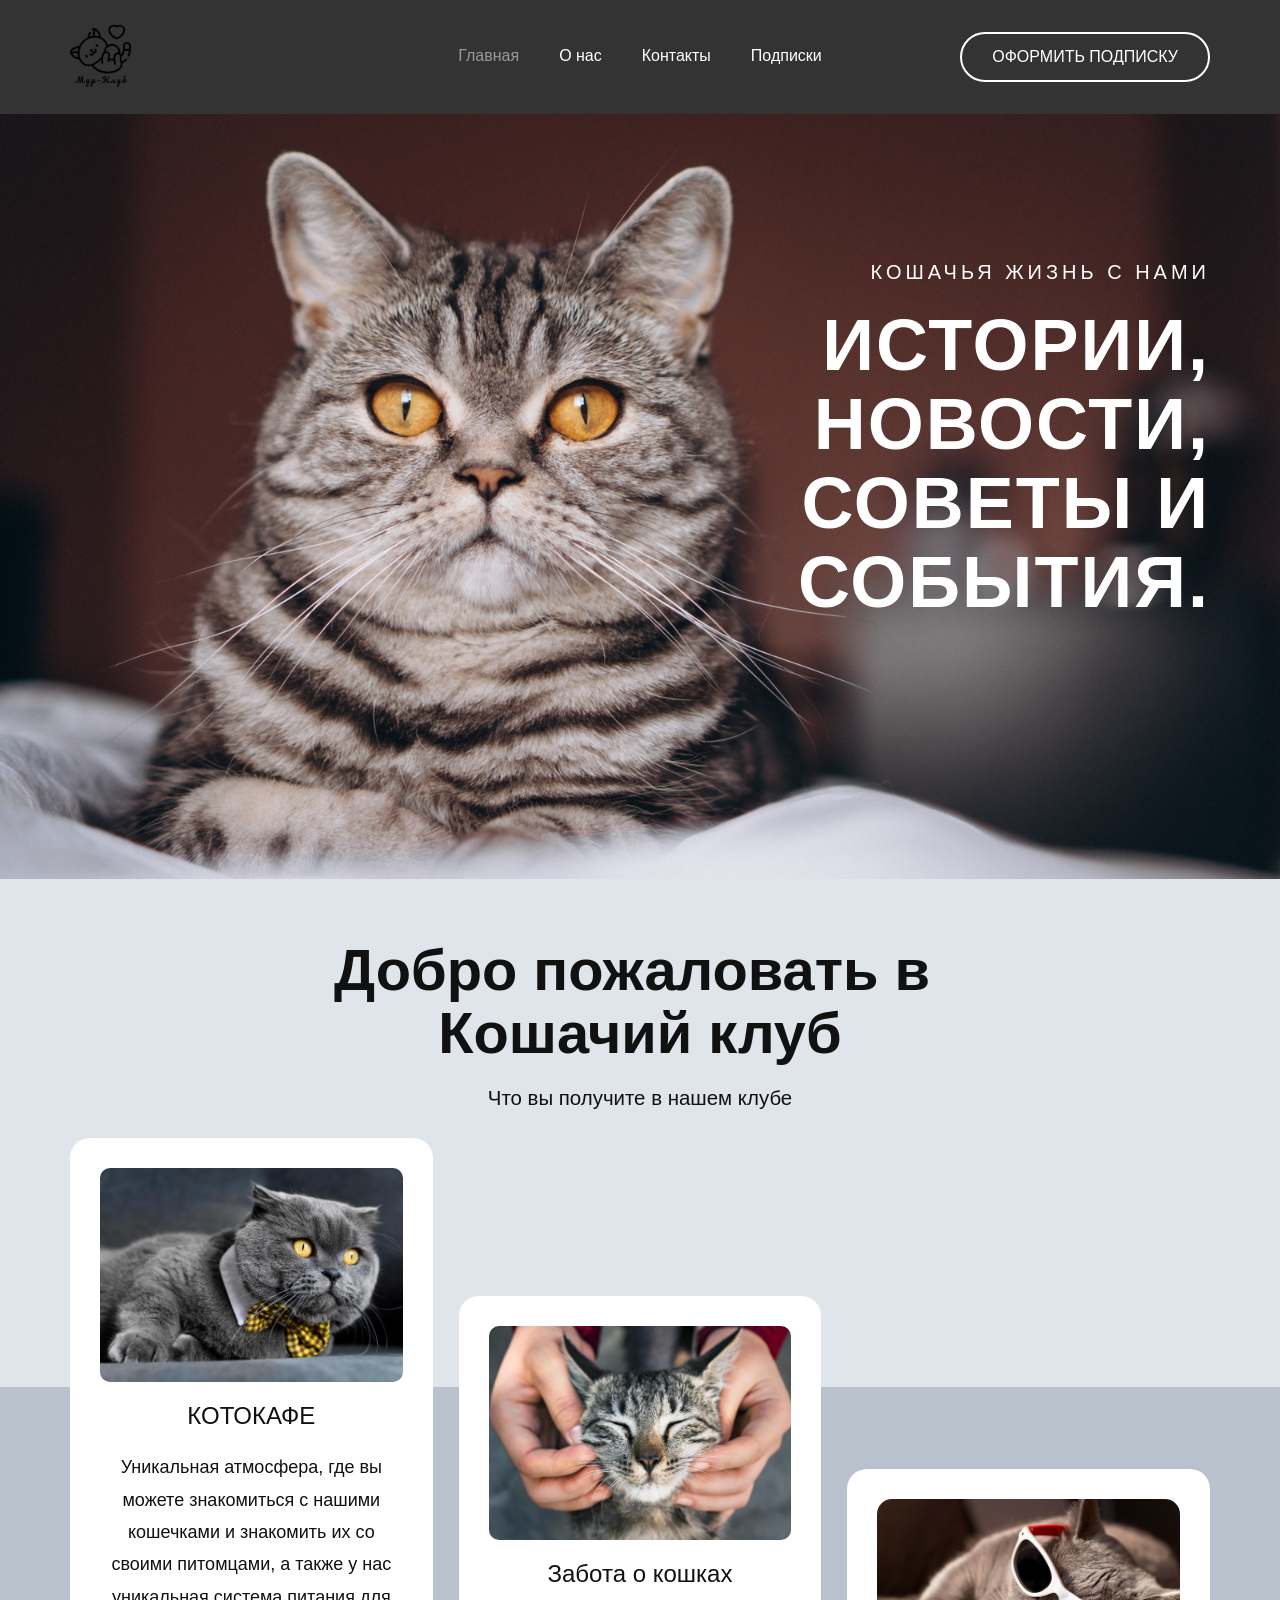
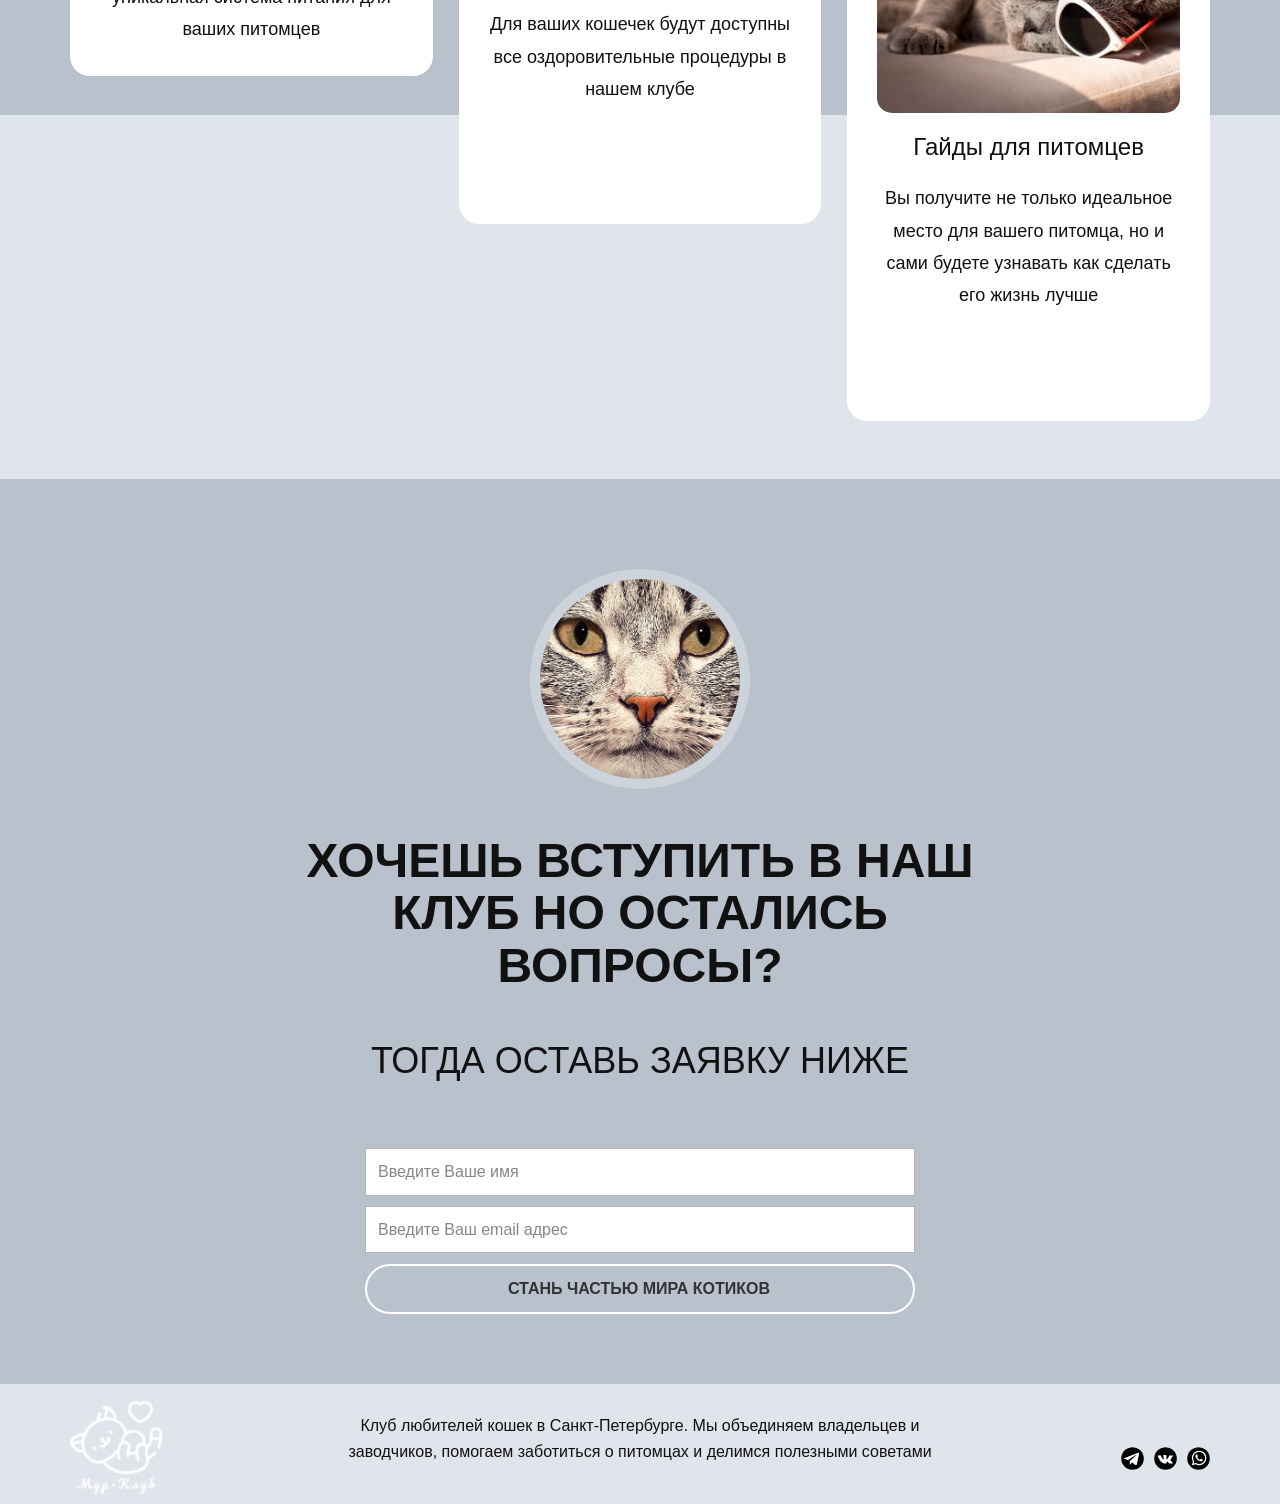
<file: index.html>
<!DOCTYPE html>
<html style="font-size: 16px;" lang="ru">
  <head>
    <meta charset="utf-8">
    <title>Главная страница</title>
    <link rel="stylesheet" href="style/style.css" media="screen">
<link rel="stylesheet" href="style/styleindex.css" media="screen">
    <script class="u-script" src="js/jquery.js" defer=""></script>
    <script class="u-script" src="js/main.js" defer=""></script>
  </head>
  <body data-home-page="index.html" data-home-page-title="Главная страница" class="u-body u-xl-mode">
<header class="u-clearfix u-header" id="sec-2f8a"><div class="u-clearfix u-sheet u-sheet-1">
        <a href="#" class="u-image u-logo u-image-1" data-image-width="144" data-image-height="150">
          <img src="img/логокотик1.png" class="u-logo-image u-logo-image-1" alt="логокотик">
        </a>
        <nav class="u-menu u-menu-one-level u-offcanvas u-menu-1" aria-label="Menu navigation">
          <div class="menu-collapse" style="font-size: 1rem; letter-spacing: 0px;">
            <a class="u-block-db0f-23 u-button-style u-custom-left-right-menu-spacing u-custom-padding-bottom u-custom-text-active-color u-custom-text-hover-color u-custom-top-bottom-menu-spacing u-hamburger-link u-nav-link u-text-active-palette-1-base u-text-hover-palette-2-base" href="#" tabindex="-1" aria-label="Open menu" aria-controls="a94c">
              <svg class="u-svg-link" viewBox="0 0 24 24"><use xmlns:xlink="http://www.w3.org/1999/xlink" xlink:href="#menu-hamburger"></use></svg>
              <svg class="u-svg-content" version="1.1" id="menu-hamburger" viewBox="0 0 16 16" x="0px" y="0px" xmlns:xlink="http://www.w3.org/1999/xlink" xmlns="http://www.w3.org/2000/svg"><g><rect y="1" width="16" height="2"></rect><rect y="7" width="16" height="2"></rect><rect y="13" width="16" height="2"></rect>
</g></svg>
            </a>
          </div>
          <div class="u-custom-menu u-nav-container">
            <ul class="u-nav u-unstyled u-nav-1" role="menubar"><li class="u-nav-item"><a class="u-button-style u-nav-link u-text-active-grey-40 u-text-hover-grey-50" href="index.html">Главная</a>
</li><li class="u-nav-item"><a class="u-button-style u-nav-link u-text-active-grey-40 u-text-hover-grey-50" href="about.html">О нас</a>
</li><li class="u-nav-item"><a class="u-button-style u-nav-link u-text-active-grey-40 u-text-hover-grey-50">Контакты</a>
</li><li class="u-nav-item"><a class="u-button-style u-nav-link u-text-active-grey-40 u-text-hover-grey-50" href="sub.html">Подписки</a>
</li></ul>
          </div>
          <div class="u-custom-menu u-nav-container-collapse" id="a94c" role="region" aria-label="Menu panel">
            <div class="u-black u-container-style u-inner-container-layout u-opacity u-opacity-95 u-sidenav">
              <div class="u-inner-container-layout u-sidenav-overflow">
                <div class="u-menu-close" tabindex="-1"></div>
                <ul class="u-align-center u-nav u-popupmenu-items u-unstyled u-nav-2"><li class="u-nav-item"><a class="u-button-style u-nav-link" href="index.html">Главная</a>
</li><li class="u-nav-item"><a class="u-button-style u-nav-link" href="about.html">О нас</a>
</li><li class="u-nav-item"><a class="u-button-style u-nav-link">Контакты</a>
</li><li class="u-nav-item"><a class="u-button-style u-nav-link" href="sub.html">Подписки</a>
</li></ul>
              </div>
            </div>
            <div class="u-black u-menu-overlay u-opacity u-opacity-70"></div>
          </div>
        </nav>
        <a data-page-id="67157278" class="u-btn u-button-style u-btn-1">Оформить подписку</a>
      </div>
</header>
    <section class="u-align-right u-clearfix u-image u-section-1" id="carousel_31de" data-image-width="3500" data-image-height="2326">
      <div class="u-clearfix u-sheet u-sheet-1">
        <h5 class="u-text u-text-body-alt-color u-text-1">Кошачья жизнь с нами</h5>
        <h1 class="u-text u-text-body-alt-color u-text-2"> Истории, новости, советы и события.</h1>
      </div>
    </section>
    <section class="u-align-center u-clearfix u-container-align-center u-custom-color-4 u-section-2" id="carousel_dcf7">
      <h2 class="u-align-center u-text u-text-default-lg u-text-default-xl u-text-1">Добро пожаловать в&nbsp;<br>Кошачий клуб
      </h2>
      <p class="u-align-center u-text u-text-2">Что вы получите в нашем клубе</p>
      <div class="u-expanded-width u-palette-5-base u-shape u-shape-rectangle u-shape-1"></div>
      <div class="u-clearfix u-gutter-26 u-layout-wrap u-layout-wrap-1">
        <div class="u-gutter-0 u-layout">
          <div class="u-layout-row">
            <div class="u-size-20 u-size-30-md">
              <div class="u-layout-col">
                <div class="u-align-center u-container-style u-layout-cell u-radius-20 u-shape-round u-size-30 u-white u-layout-cell-1">
                  <div class="u-container-layout u-container-layout-1">
                    <img class="u-expanded-width u-image u-image-round u-radius-10 u-image-1" src="img/котиквбанте.jpg" alt="Котиквбанте" data-image-width="1380" data-image-height="915">
                    <h3 class="u-text u-text-default u-text-3">Котокафе</h3>
                    <p class="u-text u-text-4">Уникальная атмосфера, где вы можете знакомиться с нашими кошечками и знакомить их со своими питомцами, а также у нас уникальная система питания для ваших питомцев</p>
                  </div>
                </div>
                <div class="u-container-style u-hidden-sm u-hidden-xs u-layout-cell u-size-30 u-layout-cell-2">
                  <div class="u-container-layout u-container-layout-2"></div>
                </div>
              </div>
            </div>
            <div class="u-size-20 u-size-30-md">
              <div class="u-layout-col">
                <div class="u-container-style u-hidden-sm u-hidden-xs u-layout-cell u-size-20 u-layout-cell-3">
                  <div class="u-container-layout u-container-layout-3"></div>
                </div>
                <div class="u-align-center u-container-style u-layout-cell u-radius-20 u-shape-round u-size-20 u-white u-layout-cell-4">
                  <div class="u-container-layout u-container-layout-4">
                    <img class="u-expanded-width u-image u-image-round u-radius-10 u-image-2" src="img/котиквруках.jpg" alt="КотикВРуках" data-image-width="1380" data-image-height="915">
                    <h4 class="u-text u-text-default u-text-5">Забота о кошках</h4>
                    <p class="u-text u-text-6">Для ваших кошечек будут доступны все оздоровительные процедуры в нашем клубе</p>
                  </div>
                </div>
                <div class="u-container-style u-hidden-md u-hidden-sm u-hidden-xs u-layout-cell u-size-20 u-layout-cell-5">
                  <div class="u-container-layout u-container-layout-5"></div>
                </div>
              </div>
            </div>
            <div class="u-size-20 u-size-60-md">
              <div class="u-layout-col">
                <div class="u-container-style u-hidden-md u-hidden-sm u-hidden-xs u-layout-cell u-size-30 u-layout-cell-6">
                  <div class="u-container-layout u-container-layout-6"></div>
                </div>
                <div class="u-align-center u-container-style u-layout-cell u-radius-20 u-shape-round u-size-30 u-white u-layout-cell-7">
                  <div class="u-container-layout u-container-layout-7">
                    <img class="u-expanded-width u-image u-image-round u-radius-15 u-image-3" src="img/котиквочках.jpg" alt="КотикВОчках" data-image-width="1380" data-image-height="918">
                    <h4 class="u-text u-text-default u-text-7">Гайды для питомцев</h4>
                    <p class="u-text u-text-8">Вы получите не только идеальное место для вашего питомца, но и сами будете узнавать как сделать его жизнь лучше</p>
                  </div>
                </div>
              </div>
            </div>
          </div>
        </div>
      </div>
    </section>
    <section class="u-align-center u-clearfix u-container-align-center u-palette-5-base u-section-3" id="carousel_7327">
      <div class="u-clearfix u-sheet u-sheet-1">
        <div class="u-border-10 u-border-palette-5-light-1 u-image u-image-circle u-image-1" data-image-width="600" data-image-height="437"></div>
        <h2 class="u-align-center u-text u-text-1">Хочешь вступить в наш клуб но остались вопросы?</h2>
        <h3 class="u-align-center u-text u-text-2">Тогда оставь заявку ниже</h3>
        <div class="u-form u-form-1">
          <form action="#" method="POST" class="u-clearfix u-form-spacing-10 u-form-vertical u-inner-form" name="form-1" style="padding: 10px;">
            <div class="u-form-group u-form-name">
              <label for="name-21a1" class="u-form-control-hidden u-label"></label>
              <input type="text" placeholder="Введите Ваше имя" id="name-21a1" name="name" class="u-border-1 u-border-grey-30 u-input u-input-rectangle u-white" required="">
            </div>
            <div class="u-form-email u-form-group">
              <label for="email-21a1" class="u-form-control-hidden u-label"></label>
              <input type="email" placeholder="Введите Ваш email адрес" id="email-21a1" name="email" class="u-border-1 u-border-grey-30 u-input u-input-rectangle u-white" required="">
            </div>
            <div class="u-align-center u-form-group u-form-submit">
              <a href="#" class="u-btn u-btn-submit u-button-style u-text-custom-color-1 u-btn-1">Стань частью мира котиков</a>
              <input type="submit" value="submit" class="u-form-control-hidden">
            </div>
            <div class="u-form-send-message u-form-send-success"> Спасибо! Ваше сообщение отправлено. </div>
            <div class="u-form-send-error u-form-send-message"> Отправка не удалась. Пожалуйста, исправьте ошибки и попробуйте еще раз. </div>
            <input type="hidden" value="" name="recaptchaResponse">
          </form>
        </div>
      </div>
    </section>
    
    
    <footer class="u-align-center-md u-align-center-sm u-align-center-xs u-clearfix u-custom-color-4 u-footer" id="sec-3d1c"><div class="u-clearfix u-sheet u-sheet-1">
        <a class="u-image u-logo u-image-1" data-image-width="144" data-image-height="150">
          <img src="img/логокотик2.png" class="u-logo-image u-logo-image-1" alt="Логокотик2">
        </a>
        <div class="u-align-left u-social-icons u-spacing-10 u-social-icons-1">
          <a class="u-social-url" target="_blank" title="Telegram" href=""><span class="u-icon u-social-icon u-social-telegram u-text-black u-icon-1"><svg class="u-svg-link" preserveAspectRatio="xMidYMin slice" viewBox="0 0 112 112" style=""><use xmlns:xlink="http://www.w3.org/1999/xlink" xlink:href="#svg-b026"></use></svg><svg class="u-svg-content" viewBox="0 0 112 112" x="0" y="0" id="svg-b026"><circle fill="currentColor" cx="56.1" cy="56.1" r="55"></circle><path fill="#FFFFFF" d="M18.4,53.2l64.7-24.9c3-1.1,5.6,0.7,4.7,5.3l0,0l-11,51.8c-0.8,3.7-3,4.6-6.1,2.8L53.9,75.8l-8.1,7.8
	c-0.9,0.9-1.7,1.6-3.4,1.6l1.2-17l31.1-28c1.4-1.2-0.3-1.9-2.1-0.7L34.2,63.7l-16.6-5.2C14,57.4,14,54.9,18.4,53.2L18.4,53.2z"></path></svg></span>
          </a>
          <a class="u-social-url" target="_blank" title="VK" href=""><span class="u-icon u-social-icon u-social-vk u-text-black u-icon-2"><svg class="u-svg-link" preserveAspectRatio="xMidYMin slice" viewBox="0 0 112 112" style=""><use xmlns:xlink="http://www.w3.org/1999/xlink" xlink:href="#svg-9268"></use></svg><svg class="u-svg-content" viewBox="0 0 112 112" x="0" y="0" id="svg-9268"><circle fill="currentColor" class="st0" cx="56.1" cy="56.1" r="55"></circle><path fill="#FFFFFF" d="M88.2,80.7l-9.8,0.1c0,0-2.1,0.4-4.9-1.5c-3.7-2.5-7.2-9.1-9.9-8.2C60.9,72,61,77.9,61,77.9s0,1.3-0.6,1.9
            c-0.7,0.7-2,0.9-2,0.9H54c0,0-9.7,0.6-18.3-8.3c-9.3-9.7-17.6-29-17.6-29s-0.5-1.3,0-1.9c0.6-0.7,2.2-0.7,2.2-0.7l10.5-0.1
            c0,0,1,0.2,1.7,0.7c0.6,0.4,0.9,1.2,0.9,1.2s1.7,4.3,4,8.2c4.4,7.6,6.4,9.3,7.9,8.4c2.2-1.2,1.5-10.7,1.5-10.7s0-3.5-1.1-5
            c-0.9-1.2-2.5-1.5-3.3-1.6c-0.6-0.1,0.4-1.5,1.6-2.1c1.9-0.9,5.2-1,9.2-0.9c3.1,0,4,0.2,5.2,0.5c3.6,0.9,2.4,4.3,2.4,12.4
            c0,2.6-0.5,6.3,1.4,7.5c0.8,0.5,2.8,0.1,7.7-8.3c2.3-4,4.1-8.6,4.1-8.6s0.4-0.8,1-1.2s1.4-0.3,1.4-0.3l11.1-0.1c0,0,3.3-0.4,3.9,1.1
            c0.6,1.6-1.2,5.3-5.8,11.3c-7.4,9.9-8.3,9-2.1,14.7c5.9,5.5,7.1,8.1,7.3,8.5C93.4,80.4,88.2,80.7,88.2,80.7z"></path></svg></span>
          </a>
          <a class="u-social-url" target="_blank" title="Whatsapp" href=""><span class="u-icon u-social-icon u-social-whatsapp u-text-black u-icon-3"><svg class="u-svg-link" preserveAspectRatio="xMidYMin slice" viewBox="0 0 112 112" style=""><use xmlns:xlink="http://www.w3.org/1999/xlink" xlink:href="#svg-5096"></use></svg><svg class="u-svg-content" viewBox="0 0 112 112" x="0" y="0" id="svg-5096"><circle fill="currentColor" cx="56.1" cy="56.1" r="55"></circle><path fill="#FFFFFF" d="M83.8,28.3C77.2,21.7,68.4,18,59,18c-19.3,0-35.1,15.7-35.1,35.1c0,6.2,1.6,12.2,4.7,17.5l-5,18.2L42.2,84
	c5.1,2.8,10.9,4.3,16.8,4.3h0l0,0c19.3,0,35.1-15.7,35.1-35.1C94.1,43.8,90.5,35,83.8,28.3 M59,82.3L59,82.3
	c-5.2,0-10.4-1.4-14.9-4.1l-1.1-0.6l-11,2.9L35,69.8l-0.7-1.1c-2.9-4.6-4.5-10-4.5-15.5C29.8,37,42.9,24,59,24
	c7.8,0,15.1,3,20.6,8.6c5.5,5.5,8.5,12.8,8.5,20.6C88.2,69.2,75.1,82.3,59,82.3 M75,60.5c-0.9-0.4-5.2-2.6-6-2.9
	c-0.8-0.3-1.4-0.4-2,0.4s-2.3,2.9-2.8,3.4c-0.5,0.6-1,0.7-1.9,0.2c-0.9-0.4-3.7-1.4-7.1-4.4c-2.6-2.3-4.4-5.2-4.9-6.1
	c-0.5-0.9-0.1-1.4,0.4-1.8c0.4-0.4,0.9-1,1.3-1.5c0.4-0.5,0.6-0.9,0.9-1.5c0.3-0.6,0.1-1.1-0.1-1.5c-0.2-0.4-2-4.8-2.7-6.5
	c-0.7-1.7-1.4-1.5-2-1.5c-0.5,0-1.1,0-1.7,0c-0.6,0-1.5,0.2-2.3,1.1c-0.8,0.9-3.1,3-3.1,7.3c0,4.3,3.1,8.5,3.6,9.1
	c0.4,0.6,6.2,9.4,15,13.2c2.1,0.9,3.7,1.4,5,1.8c2.1,0.7,4,0.6,5.5,0.3c1.7-0.3,5.2-2.1,5.9-4.2c0.7-2,0.7-3.8,0.5-4.2
	C76.5,61.1,75.9,60.9,75,60.5"></path></svg></span>
          </a>
        </div>
        <p class="u-align-center-lg u-align-center-md u-align-center-xl u-custom-font u-font-montserrat u-text u-text-1">Клуб любителей кошек в Санкт-Петербурге. Мы объединяем владельцев и заводчиков, помогаем заботиться о питомцах и делимся полезными советами</p>
      </div></footer>
  </body>
</html>
</file>
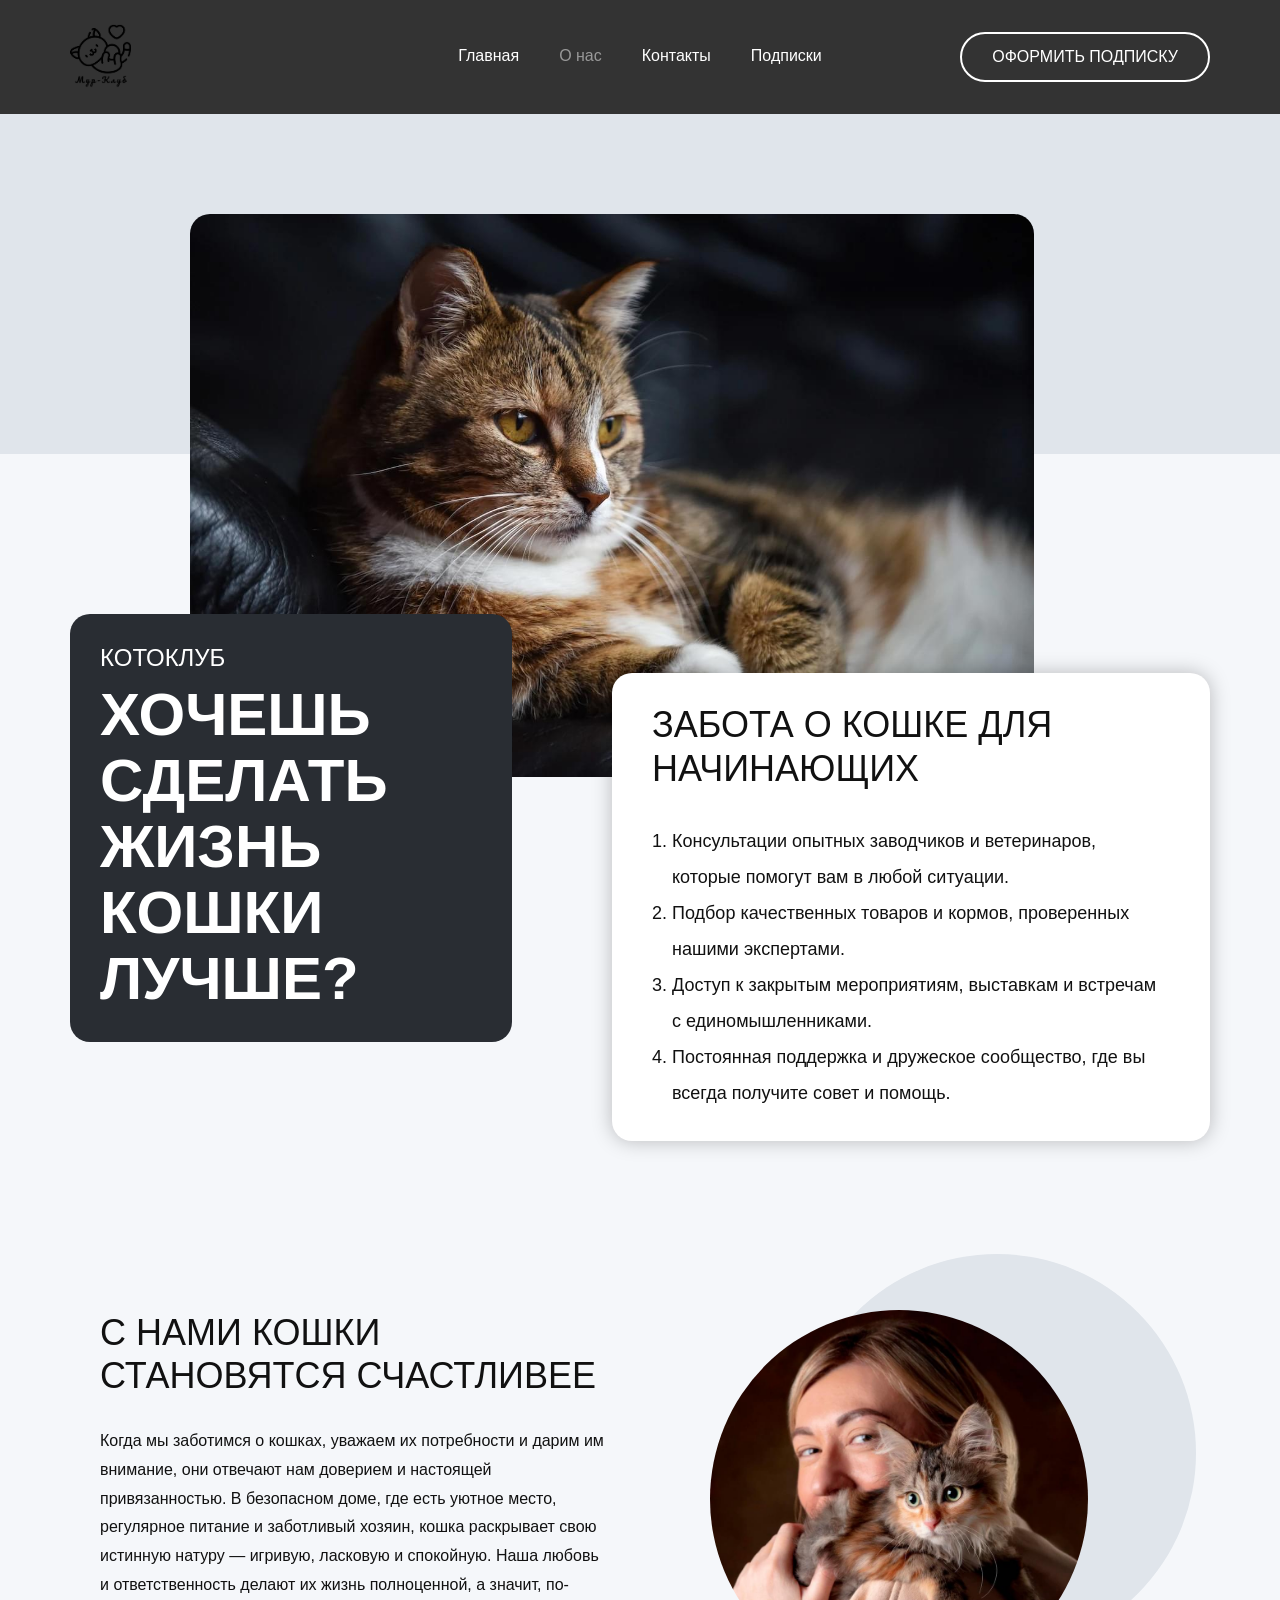
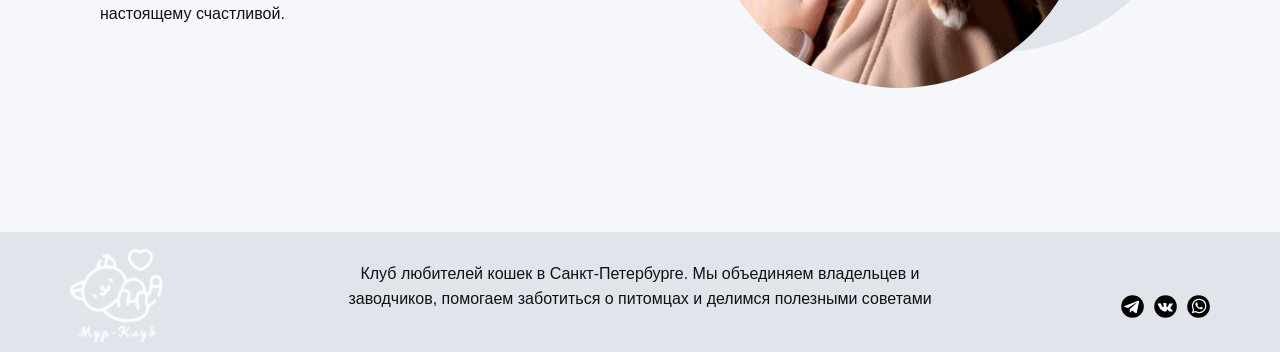
<file: about.html>
<!DOCTYPE html>
<html style="font-size: 16px;" lang="ru">
  <head>
    <meta charset="utf-8">
    <title>О нас</title>
    <link rel="stylesheet" href="style/style.css" media="screen">
<link rel="stylesheet" href="style/styleabout.css" media="screen">
    <script class="u-script" src="js/jquery.js" defer=""></script>
    <script class="u-script" src="js/main.js" defer=""></script>
   </head>
  <body class="u-body">
<header class="u-clearfix u-header" id="sec-2f8a"><div class="u-clearfix u-sheet u-sheet-1">
        <a href="#" class="u-image u-logo u-image-1" data-image-width="144" data-image-height="150">
          <img src="img/логокотик1.png" class="u-logo-image u-logo-image-1" alt="логокотик">
        </a>
        <nav class="u-menu u-menu-one-level u-offcanvas u-menu-1" aria-label="Menu navigation">
          <div class="menu-collapse" style="font-size: 1rem; letter-spacing: 0px;">
            <a class="u-block-db0f-23 u-button-style u-custom-left-right-menu-spacing u-custom-padding-bottom u-custom-text-active-color u-custom-text-hover-color u-custom-top-bottom-menu-spacing u-hamburger-link u-nav-link u-text-active-palette-1-base u-text-hover-palette-2-base" href="#" tabindex="-1" aria-label="Open menu" aria-controls="a94c">
              <svg class="u-svg-link" viewBox="0 0 24 24"><use xmlns:xlink="http://www.w3.org/1999/xlink" xlink:href="#menu-hamburger"></use></svg>
              <svg class="u-svg-content" version="1.1" id="menu-hamburger" viewBox="0 0 16 16" x="0px" y="0px" xmlns:xlink="http://www.w3.org/1999/xlink" xmlns="http://www.w3.org/2000/svg"><g><rect y="1" width="16" height="2"></rect><rect y="7" width="16" height="2"></rect><rect y="13" width="16" height="2"></rect>
</g></svg>
            </a>
          </div>
          <div class="u-custom-menu u-nav-container">
            <ul class="u-nav u-unstyled u-nav-1" role="menubar"><li class="u-nav-item"><a class="u-button-style u-nav-link u-text-active-grey-40 u-text-hover-grey-50" href="index.html">Главная</a>
</li><li class="u-nav-item"><a class="u-button-style u-nav-link u-text-active-grey-40 u-text-hover-grey-50" href="about.html">О нас</a>
</li><li class="u-nav-item"><a class="u-button-style u-nav-link u-text-active-grey-40 u-text-hover-grey-50">Контакты</a>
</li><li class="u-nav-item"><a class="u-button-style u-nav-link u-text-active-grey-40 u-text-hover-grey-50" href="sub.html">Подписки</a>
</li></ul>
          </div>
          <div class="u-custom-menu u-nav-container-collapse" id="a94c" role="region" aria-label="Menu panel">
            <div class="u-black u-container-style u-inner-container-layout u-opacity u-opacity-95 u-sidenav">
              <div class="u-inner-container-layout u-sidenav-overflow">
                <div class="u-menu-close" tabindex="-1"></div>
                <ul class="u-align-center u-nav u-popupmenu-items u-unstyled u-nav-2"><li class="u-nav-item"><a class="u-button-style u-nav-link" href="index.html">Главная</a>
</li><li class="u-nav-item"><a class="u-button-style u-nav-link" href="about.html">О нас</a>
</li><li class="u-nav-item"><a class="u-button-style u-nav-link">Контакты</a>
</li><li class="u-nav-item"><a class="u-button-style u-nav-link" href="sub.html">Подписки</a>
</li></ul>
              </div>
            </div>
            <div class="u-black u-menu-overlay u-opacity u-opacity-70"></div>
          </div>
        </nav>
        <a data-page-id="67157278" class="u-btn u-button-style u-btn-1">Оформить подписку</a>
      </div>
</header>
    <section class="u-clearfix u-palette-5-light-3 u-section-1" id="sec-86e0">
      <div class="u-expanded-width u-palette-5-light-2 u-shape u-shape-rectangle u-shape-1"></div>
      <img class="u-image u-image-round u-radius-20 u-image-1" src="img/котиклежит.jpg" alt="КотикЛежит" data-image-width="1380" data-image-height="921">
      <div class="u-align-left u-container-align-left u-container-style u-group u-palette-5-dark-3 u-radius-20 u-shape-round u-group-1">
        <div class="u-container-layout u-container-layout-1">
          <h4 class="u-align-left u-custom-font u-text u-text-default u-text-font u-text-1">Котоклуб</h4>
          <h2 class="u-align-left u-text u-text-2">Хочешь сделать жизнь кошки лучше? </h2>
        </div>
      </div>
      <div class="u-align-left u-container-align-left u-container-style u-group u-radius-20 u-shape-round u-white u-group-2">
        <div class="u-container-layout u-container-layout-2">
          <h3 class="u-align-left u-text u-text-3">Забота о кошке для начинающих</h3>
          <ol class="u-align-left u-text u-text-4">
            <li> Консультации опытных заводчиков и ветеринаров, которые помогут вам в любой ситуации.</li>
            <li>Подбор качественных товаров и кормов, проверенных нашими экспертами.</li>
            <li>Доступ к закрытым мероприятиям, выставкам и встречам с единомышленниками.</li>
            <li>Постоянная поддержка и дружеское сообщество, где вы всегда получите совет и помощь.</li>
          </ol>
        </div>
      </div>
    </section>
    <section class="u-align-center u-clearfix u-container-align-center u-palette-5-light-3 u-section-2" id="sec-33df">
      <div class="u-clearfix u-sheet u-valign-middle u-sheet-1">
        <div class="u-clearfix u-expanded-width u-layout-wrap u-layout-wrap-1">
          <div class="u-layout">
            <div class="u-layout-row">
              <div class="u-container-align-left u-container-style u-layout-cell u-left-cell u-size-30 u-layout-cell-1">
                <div class="u-container-layout u-container-layout-1">
                  <h3 class="u-align-left u-text u-text-1">С нами кошки становятся счастливее</h3>
                  <p class="u-align-left u-custom-font u-font-montserrat u-text u-text-2"> Когда мы заботимся о кошках, уважаем их потребности и дарим им внимание, они отвечают нам доверием и настоящей привязанностью. В безопасном доме, где есть уютное место, регулярное питание и заботливый хозяин, кошка раскрывает свою истинную натуру — игривую, ласковую и спокойную. Наша любовь и ответственность делают их жизнь полноценной, а значит, по-настоящему счастливой.<br>
                  </p>
                </div>
              </div>
              <div class="u-container-style u-layout-cell u-right-cell u-size-30 u-layout-cell-2">
                <div class="u-container-layout u-valign-middle-sm u-valign-middle-xs u-container-layout-2">
                  <div class="u-palette-5-light-2 u-shape u-shape-circle u-shape-1"></div>
                  <div class="u-image u-image-circle u-image-1" data-image-width="1380" data-image-height="920"></div>
                </div>
              </div>
            </div>
          </div>
        </div>
      </div>
    </section>
    
    
    <footer class="u-align-center-md u-align-center-sm u-align-center-xs u-clearfix u-custom-color-4 u-footer" id="sec-3d1c"><div class="u-clearfix u-sheet u-sheet-1">
        <a class="u-image u-logo u-image-1" data-image-width="144" data-image-height="150">
          <img src="img/логокотик2.png" class="u-logo-image u-logo-image-1" alt="Логокотик2">
        </a>
        <div class="u-align-left u-social-icons u-spacing-10 u-social-icons-1">
          <a class="u-social-url" target="_blank" title="Telegram" href=""><span class="u-icon u-social-icon u-social-telegram u-text-black u-icon-1"><svg class="u-svg-link" preserveAspectRatio="xMidYMin slice" viewBox="0 0 112 112" style=""><use xmlns:xlink="http://www.w3.org/1999/xlink" xlink:href="#svg-b026"></use></svg><svg class="u-svg-content" viewBox="0 0 112 112" x="0" y="0" id="svg-b026"><circle fill="currentColor" cx="56.1" cy="56.1" r="55"></circle><path fill="#FFFFFF" d="M18.4,53.2l64.7-24.9c3-1.1,5.6,0.7,4.7,5.3l0,0l-11,51.8c-0.8,3.7-3,4.6-6.1,2.8L53.9,75.8l-8.1,7.8
	c-0.9,0.9-1.7,1.6-3.4,1.6l1.2-17l31.1-28c1.4-1.2-0.3-1.9-2.1-0.7L34.2,63.7l-16.6-5.2C14,57.4,14,54.9,18.4,53.2L18.4,53.2z"></path></svg></span>
          </a>
          <a class="u-social-url" target="_blank" title="VK" href=""><span class="u-icon u-social-icon u-social-vk u-text-black u-icon-2"><svg class="u-svg-link" preserveAspectRatio="xMidYMin slice" viewBox="0 0 112 112" style=""><use xmlns:xlink="http://www.w3.org/1999/xlink" xlink:href="#svg-9268"></use></svg><svg class="u-svg-content" viewBox="0 0 112 112" x="0" y="0" id="svg-9268"><circle fill="currentColor" class="st0" cx="56.1" cy="56.1" r="55"></circle><path fill="#FFFFFF" d="M88.2,80.7l-9.8,0.1c0,0-2.1,0.4-4.9-1.5c-3.7-2.5-7.2-9.1-9.9-8.2C60.9,72,61,77.9,61,77.9s0,1.3-0.6,1.9
            c-0.7,0.7-2,0.9-2,0.9H54c0,0-9.7,0.6-18.3-8.3c-9.3-9.7-17.6-29-17.6-29s-0.5-1.3,0-1.9c0.6-0.7,2.2-0.7,2.2-0.7l10.5-0.1
            c0,0,1,0.2,1.7,0.7c0.6,0.4,0.9,1.2,0.9,1.2s1.7,4.3,4,8.2c4.4,7.6,6.4,9.3,7.9,8.4c2.2-1.2,1.5-10.7,1.5-10.7s0-3.5-1.1-5
            c-0.9-1.2-2.5-1.5-3.3-1.6c-0.6-0.1,0.4-1.5,1.6-2.1c1.9-0.9,5.2-1,9.2-0.9c3.1,0,4,0.2,5.2,0.5c3.6,0.9,2.4,4.3,2.4,12.4
            c0,2.6-0.5,6.3,1.4,7.5c0.8,0.5,2.8,0.1,7.7-8.3c2.3-4,4.1-8.6,4.1-8.6s0.4-0.8,1-1.2s1.4-0.3,1.4-0.3l11.1-0.1c0,0,3.3-0.4,3.9,1.1
            c0.6,1.6-1.2,5.3-5.8,11.3c-7.4,9.9-8.3,9-2.1,14.7c5.9,5.5,7.1,8.1,7.3,8.5C93.4,80.4,88.2,80.7,88.2,80.7z"></path></svg></span>
          </a>
          <a class="u-social-url" target="_blank" title="Whatsapp" href=""><span class="u-icon u-social-icon u-social-whatsapp u-text-black u-icon-3"><svg class="u-svg-link" preserveAspectRatio="xMidYMin slice" viewBox="0 0 112 112" style=""><use xmlns:xlink="http://www.w3.org/1999/xlink" xlink:href="#svg-5096"></use></svg><svg class="u-svg-content" viewBox="0 0 112 112" x="0" y="0" id="svg-5096"><circle fill="currentColor" cx="56.1" cy="56.1" r="55"></circle><path fill="#FFFFFF" d="M83.8,28.3C77.2,21.7,68.4,18,59,18c-19.3,0-35.1,15.7-35.1,35.1c0,6.2,1.6,12.2,4.7,17.5l-5,18.2L42.2,84
	c5.1,2.8,10.9,4.3,16.8,4.3h0l0,0c19.3,0,35.1-15.7,35.1-35.1C94.1,43.8,90.5,35,83.8,28.3 M59,82.3L59,82.3
	c-5.2,0-10.4-1.4-14.9-4.1l-1.1-0.6l-11,2.9L35,69.8l-0.7-1.1c-2.9-4.6-4.5-10-4.5-15.5C29.8,37,42.9,24,59,24
	c7.8,0,15.1,3,20.6,8.6c5.5,5.5,8.5,12.8,8.5,20.6C88.2,69.2,75.1,82.3,59,82.3 M75,60.5c-0.9-0.4-5.2-2.6-6-2.9
	c-0.8-0.3-1.4-0.4-2,0.4s-2.3,2.9-2.8,3.4c-0.5,0.6-1,0.7-1.9,0.2c-0.9-0.4-3.7-1.4-7.1-4.4c-2.6-2.3-4.4-5.2-4.9-6.1
	c-0.5-0.9-0.1-1.4,0.4-1.8c0.4-0.4,0.9-1,1.3-1.5c0.4-0.5,0.6-0.9,0.9-1.5c0.3-0.6,0.1-1.1-0.1-1.5c-0.2-0.4-2-4.8-2.7-6.5
	c-0.7-1.7-1.4-1.5-2-1.5c-0.5,0-1.1,0-1.7,0c-0.6,0-1.5,0.2-2.3,1.1c-0.8,0.9-3.1,3-3.1,7.3c0,4.3,3.1,8.5,3.6,9.1
	c0.4,0.6,6.2,9.4,15,13.2c2.1,0.9,3.7,1.4,5,1.8c2.1,0.7,4,0.6,5.5,0.3c1.7-0.3,5.2-2.1,5.9-4.2c0.7-2,0.7-3.8,0.5-4.2
	C76.5,61.1,75.9,60.9,75,60.5"></path></svg></span>
          </a>
        </div>
        <p class="u-align-center-lg u-align-center-md u-align-center-xl u-custom-font u-font-montserrat u-text u-text-1">Клуб любителей кошек в Санкт-Петербурге. Мы объединяем владельцев и заводчиков, помогаем заботиться о питомцах и делимся полезными советами</p>
      </div></footer>
  </body>
</html>
</file>
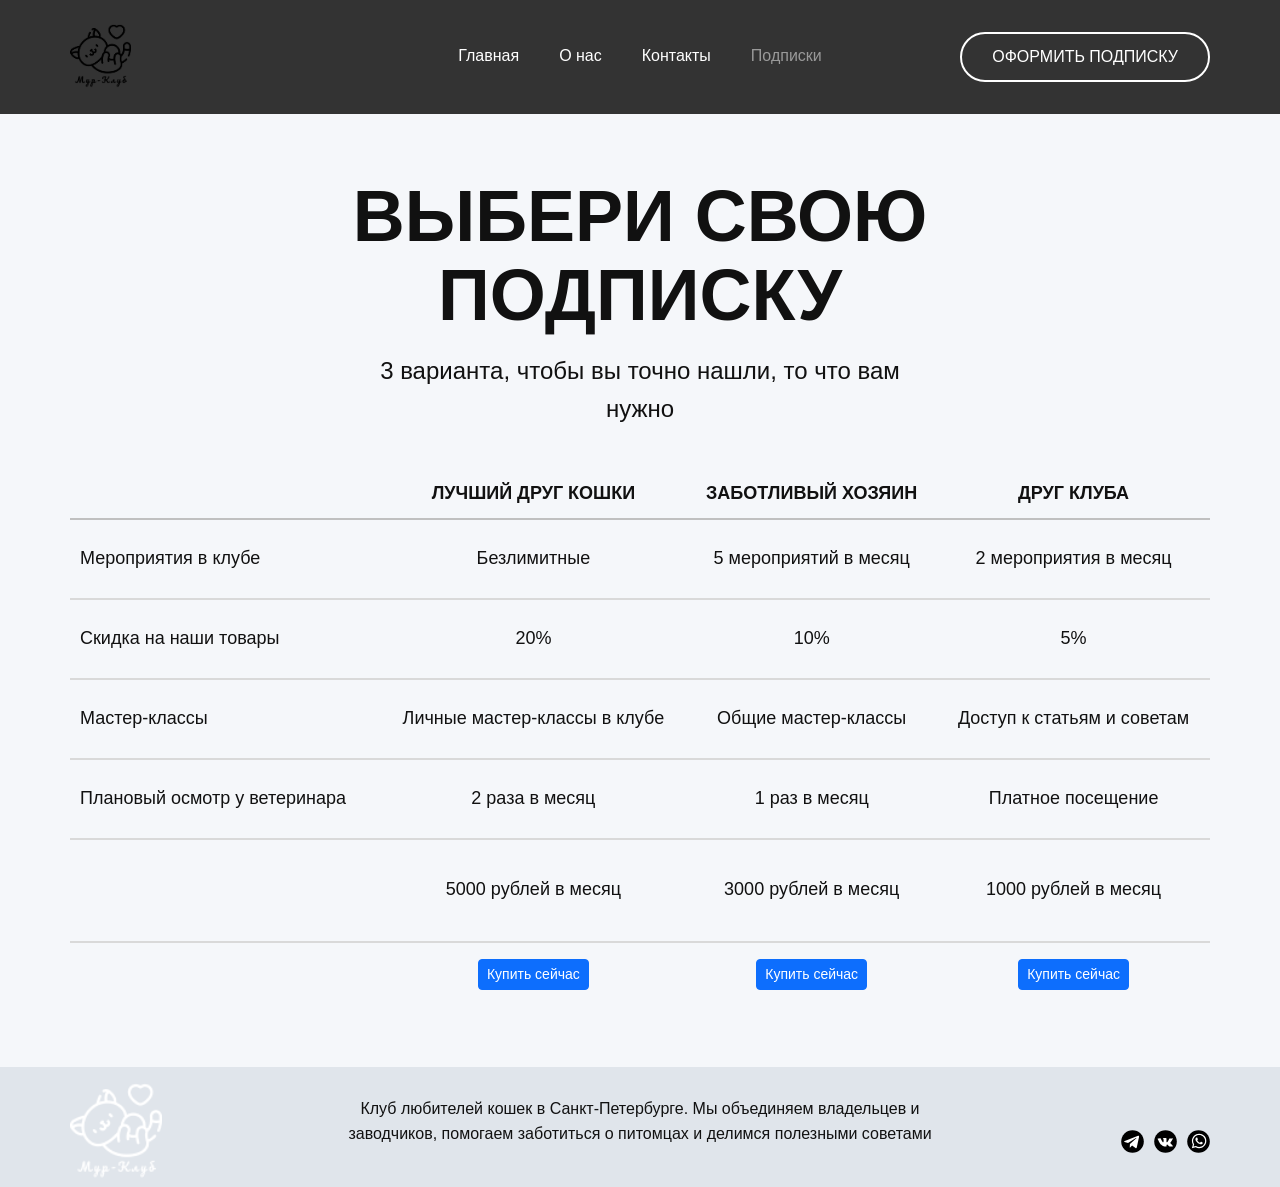
<file: sub.html>
<!DOCTYPE html>
<html style="font-size: 16px;" lang="ru">
<head>
<link href="https://cdn.jsdelivr.net/npm/bootstrap@5.3.0/dist/css/bootstrap.min.css" rel="stylesheet">
    <meta charset="utf-8">
    <title>Подписки</title>
    <link rel="stylesheet" href="style/style.css" media="screen">
<link rel="stylesheet" href="style/stylesub.css" media="screen">
    <script class="u-script" src="js/jquery.js" defer=""></script>
    <script class="u-script" src="js/main.js" defer=""></script>
    </head>
  <body class="u-body">
<header class="u-clearfix u-header" id="sec-2f8a"><div class="u-clearfix u-sheet u-sheet-1">
        <a href="#" class="u-image u-logo u-image-1" data-image-width="144" data-image-height="150">
          <img src="img/логокотик1.png" class="u-logo-image u-logo-image-1" alt="логокотик">
        </a>
        <nav class="u-menu u-menu-one-level u-offcanvas u-menu-1" aria-label="Menu navigation">
          <div class="menu-collapse" style="font-size: 1rem; letter-spacing: 0px;">
            <a class="u-block-db0f-23 u-button-style u-custom-left-right-menu-spacing u-custom-padding-bottom u-custom-text-active-color u-custom-text-hover-color u-custom-top-bottom-menu-spacing u-hamburger-link u-nav-link u-text-active-palette-1-base u-text-hover-palette-2-base" href="#" tabindex="-1" aria-label="Open menu" aria-controls="a94c">
              <svg class="u-svg-link" viewBox="0 0 24 24"><use xmlns:xlink="http://www.w3.org/1999/xlink" xlink:href="#menu-hamburger"></use></svg>
              <svg class="u-svg-content" version="1.1" id="menu-hamburger" viewBox="0 0 16 16" x="0px" y="0px" xmlns:xlink="http://www.w3.org/1999/xlink" xmlns="http://www.w3.org/2000/svg"><g><rect y="1" width="16" height="2"></rect><rect y="7" width="16" height="2"></rect><rect y="13" width="16" height="2"></rect>
</g></svg>
            </a>
          </div>
          <div class="u-custom-menu u-nav-container">
            <ul class="u-nav u-unstyled u-nav-1" role="menubar"><li class="u-nav-item"><a class="u-button-style u-nav-link u-text-active-grey-40 u-text-hover-grey-50" href="index.html">Главная</a>
</li><li class="u-nav-item"><a class="u-button-style u-nav-link u-text-active-grey-40 u-text-hover-grey-50" href="about.html">О нас</a>
</li><li class="u-nav-item"><a class="u-button-style u-nav-link u-text-active-grey-40 u-text-hover-grey-50">Контакты</a>
</li><li class="u-nav-item"><a class="u-button-style u-nav-link u-text-active-grey-40 u-text-hover-grey-50" href="sub.html">Подписки</a>
</li></ul>
          </div>
          <div class="u-custom-menu u-nav-container-collapse" id="a94c" role="region" aria-label="Menu panel">
            <div class="u-black u-container-style u-inner-container-layout u-opacity u-opacity-95 u-sidenav">
              <div class="u-inner-container-layout u-sidenav-overflow">
                <div class="u-menu-close" tabindex="-1"></div>
                <ul class="u-align-center u-nav u-popupmenu-items u-unstyled u-nav-2"><li class="u-nav-item"><a class="u-button-style u-nav-link" href="index.html">Главная</a>
</li><li class="u-nav-item"><a class="u-button-style u-nav-link" href="about.html">О нас</a>
</li><li class="u-nav-item"><a class="u-button-style u-nav-link">Контакты</a>
</li><li class="u-nav-item"><a class="u-button-style u-nav-link" href="sub.html">Подписки</a>
</li></ul>
              </div>
            </div>
            <div class="u-black u-menu-overlay u-opacity u-opacity-70"></div>
          </div>
        </nav>
        <a data-page-id="67157278" class="u-btn u-button-style u-btn-1">Оформить подписку</a>
      </div>
</header>
    <section class="u-align-center u-clearfix u-container-align-center u-custom-color-5 u-section-1" id="carousel_deac">
      <div class="u-clearfix u-sheet u-sheet-1">
        <h2 class="u-align-center u-text u-text-1">Выбери свою подписку</h2>
        <p class="u-align-center u-custom-font u-font-montserrat u-text u-text-2">3 варианта, чтобы вы точно нашли, то что вам нужно</p>
        <div class="u-expanded-width u-table u-table-responsive u-table-1">
          <table class="u-table-entity u-table-entity-1">
            <thead class="u-align-center u-table-header u-table-header-1">
              <tr style="height: 50px;">
                <th class="u-border-2 u-border-grey-25 u-border-no-left u-border-no-right u-border-no-top u-table-cell"></th>
                <th class="u-border-2 u-border-grey-25 u-border-no-left u-border-no-right u-border-no-top u-table-cell u-table-cell-2">Лучший друг кошки</th>
                <th class="u-border-2 u-border-grey-25 u-border-no-left u-border-no-right u-border-no-top u-table-cell u-table-cell-3">Заботливый хозяин</th>
                <th class="u-border-2 u-border-grey-25 u-border-no-left u-border-no-right u-border-no-top u-table-cell u-table-cell-4">Друг клуба</th>
              </tr>
            </thead>
            <tbody class="u-align-center u-table-body u-table-valign-middle u-table-body-1">
              <tr style="height: 80px;">
                <td class="u-align-left u-border-2 u-border-grey-15 u-border-no-left u-border-no-right u-first-column u-table-cell">Мероприятия в клубе</td>
                <td class="u-border-2 u-border-grey-15 u-border-no-left u-border-no-right u-table-cell">Безлимитные</td>
                <td class="u-border-2 u-border-grey-15 u-border-no-left u-border-no-right u-table-cell">5 мероприятий в месяц</td>
                <td class="u-border-2 u-border-grey-15 u-border-no-left u-border-no-right u-table-cell">2 мероприятия в месяц</td>
              </tr>
              <tr style="height: 80px;">
                <td class="u-align-left u-border-2 u-border-grey-15 u-border-no-left u-border-no-right u-first-column u-table-cell">Скидка на наши товары</td>
                <td class="u-border-2 u-border-grey-15 u-border-no-left u-border-no-right u-table-cell">20%</td>
                <td class="u-border-2 u-border-grey-15 u-border-no-left u-border-no-right u-table-cell">10%</td>
                <td class="u-border-2 u-border-grey-15 u-border-no-left u-border-no-right u-table-cell">5%</td>
              </tr>
              <tr style="height: 80px;">
                <td class="u-align-left u-border-2 u-border-grey-15 u-border-no-left u-border-no-right u-table-cell u-table-cell-13">Мастер-классы</td>
                <td class="u-border-2 u-border-grey-15 u-border-no-left u-border-no-right u-table-cell u-table-cell-14">Личные мастер-классы в клубе</td>
                <td class="u-border-2 u-border-grey-15 u-border-no-left u-border-no-right u-table-cell u-table-cell-15">Общие мастер-классы</td>
                <td class="u-border-2 u-border-grey-15 u-border-no-left u-border-no-right u-table-cell u-table-cell-16">Доступ к статьям и советам</td>
              </tr>
              <tr style="height: 80px;">
                <td class="u-align-left u-border-2 u-border-grey-15 u-border-no-left u-border-no-right u-table-cell u-table-cell-17">Плановый осмотр у ветеринара</td>
                <td class="u-border-2 u-border-grey-15 u-border-no-left u-border-no-right u-table-cell u-table-cell-18">2 раза в месяц</td>
                <td class="u-border-2 u-border-grey-15 u-border-no-left u-border-no-right u-table-cell u-table-cell-19">1 раз в месяц</td>
                <td class="u-border-2 u-border-grey-15 u-border-no-left u-border-no-right u-table-cell u-table-cell-20">Платное посещение</td>
              </tr>
              <tr style="height: 103px;">
                <td class="u-align-left u-border-2 u-border-grey-15 u-border-no-left u-border-no-right u-table-cell"></td>
                <td class="u-border-2 u-border-grey-15 u-border-no-left u-border-no-right u-table-cell u-table-valign-middle u-table-cell-22">5000 рублей в месяц</td>
                <td class="u-border-2 u-border-grey-15 u-border-no-left u-border-no-right u-table-cell u-table-valign-middle u-table-cell-23">3000 рублей в месяц</td>
                <td class="u-border-2 u-border-grey-15 u-border-no-left u-border-no-right u-table-cell u-table-valign-middle u-table-cell-24">1000 рублей в месяц</td>
              </tr>
              <tr style="height: 65px;">
                <td class="u-align-left u-table-cell"></td>
                <td class="u-table-cell u-table-valign-middle u-table-cell-26">
                  <a class="buy-button btn btn-primary btn-sm" data-subscription="bestfriend">Купить сейчас</a>
                </td>
                <td class="u-table-cell u-table-valign-middle u-table-cell-27">
                  <a class="buy-button btn btn-primary btn-sm" data-subscription="bestfriend">Купить сейчас</a>
                </td>
                <td class="u-table-cell u-table-valign-middle u-table-cell-28">
                   <a class="buy-button btn btn-primary btn-sm" data-subscription="bestfriend">Купить сейчас</a>
                </td>
              </tr>
            </tbody>
          </table>
        </div>
      </div>
    </section>
    
    
    <footer class="u-align-center-md u-align-center-sm u-align-center-xs u-clearfix u-custom-color-4 u-footer" id="sec-3d1c"><div class="u-clearfix u-sheet u-sheet-1">
        <a class="u-image u-logo u-image-1" data-image-width="144" data-image-height="150">
          <img src="img/логокотик2.png" class="u-logo-image u-logo-image-1" alt="Логокотик2">
        </a>
        <div class="u-align-left u-social-icons u-spacing-10 u-social-icons-1">
          <a class="u-social-url" target="_blank" title="Telegram" href=""><span class="u-icon u-social-icon u-social-telegram u-text-black u-icon-1"><svg class="u-svg-link" preserveAspectRatio="xMidYMin slice" viewBox="0 0 112 112" style=""><use xmlns:xlink="http://www.w3.org/1999/xlink" xlink:href="#svg-b026"></use></svg><svg class="u-svg-content" viewBox="0 0 112 112" x="0" y="0" id="svg-b026"><circle fill="currentColor" cx="56.1" cy="56.1" r="55"></circle><path fill="#FFFFFF" d="M18.4,53.2l64.7-24.9c3-1.1,5.6,0.7,4.7,5.3l0,0l-11,51.8c-0.8,3.7-3,4.6-6.1,2.8L53.9,75.8l-8.1,7.8
	c-0.9,0.9-1.7,1.6-3.4,1.6l1.2-17l31.1-28c1.4-1.2-0.3-1.9-2.1-0.7L34.2,63.7l-16.6-5.2C14,57.4,14,54.9,18.4,53.2L18.4,53.2z"></path></svg></span>
          </a>
          <a class="u-social-url" target="_blank" title="VK" href=""><span class="u-icon u-social-icon u-social-vk u-text-black u-icon-2"><svg class="u-svg-link" preserveAspectRatio="xMidYMin slice" viewBox="0 0 112 112" style=""><use xmlns:xlink="http://www.w3.org/1999/xlink" xlink:href="#svg-9268"></use></svg><svg class="u-svg-content" viewBox="0 0 112 112" x="0" y="0" id="svg-9268"><circle fill="currentColor" class="st0" cx="56.1" cy="56.1" r="55"></circle><path fill="#FFFFFF" d="M88.2,80.7l-9.8,0.1c0,0-2.1,0.4-4.9-1.5c-3.7-2.5-7.2-9.1-9.9-8.2C60.9,72,61,77.9,61,77.9s0,1.3-0.6,1.9
            c-0.7,0.7-2,0.9-2,0.9H54c0,0-9.7,0.6-18.3-8.3c-9.3-9.7-17.6-29-17.6-29s-0.5-1.3,0-1.9c0.6-0.7,2.2-0.7,2.2-0.7l10.5-0.1
            c0,0,1,0.2,1.7,0.7c0.6,0.4,0.9,1.2,0.9,1.2s1.7,4.3,4,8.2c4.4,7.6,6.4,9.3,7.9,8.4c2.2-1.2,1.5-10.7,1.5-10.7s0-3.5-1.1-5
            c-0.9-1.2-2.5-1.5-3.3-1.6c-0.6-0.1,0.4-1.5,1.6-2.1c1.9-0.9,5.2-1,9.2-0.9c3.1,0,4,0.2,5.2,0.5c3.6,0.9,2.4,4.3,2.4,12.4
            c0,2.6-0.5,6.3,1.4,7.5c0.8,0.5,2.8,0.1,7.7-8.3c2.3-4,4.1-8.6,4.1-8.6s0.4-0.8,1-1.2s1.4-0.3,1.4-0.3l11.1-0.1c0,0,3.3-0.4,3.9,1.1
            c0.6,1.6-1.2,5.3-5.8,11.3c-7.4,9.9-8.3,9-2.1,14.7c5.9,5.5,7.1,8.1,7.3,8.5C93.4,80.4,88.2,80.7,88.2,80.7z"></path></svg></span>
          </a>
          <a class="u-social-url" target="_blank" title="Whatsapp" href=""><span class="u-icon u-social-icon u-social-whatsapp u-text-black u-icon-3"><svg class="u-svg-link" preserveAspectRatio="xMidYMin slice" viewBox="0 0 112 112" style=""><use xmlns:xlink="http://www.w3.org/1999/xlink" xlink:href="#svg-5096"></use></svg><svg class="u-svg-content" viewBox="0 0 112 112" x="0" y="0" id="svg-5096"><circle fill="currentColor" cx="56.1" cy="56.1" r="55"></circle><path fill="#FFFFFF" d="M83.8,28.3C77.2,21.7,68.4,18,59,18c-19.3,0-35.1,15.7-35.1,35.1c0,6.2,1.6,12.2,4.7,17.5l-5,18.2L42.2,84
	c5.1,2.8,10.9,4.3,16.8,4.3h0l0,0c19.3,0,35.1-15.7,35.1-35.1C94.1,43.8,90.5,35,83.8,28.3 M59,82.3L59,82.3
	c-5.2,0-10.4-1.4-14.9-4.1l-1.1-0.6l-11,2.9L35,69.8l-0.7-1.1c-2.9-4.6-4.5-10-4.5-15.5C29.8,37,42.9,24,59,24
	c7.8,0,15.1,3,20.6,8.6c5.5,5.5,8.5,12.8,8.5,20.6C88.2,69.2,75.1,82.3,59,82.3 M75,60.5c-0.9-0.4-5.2-2.6-6-2.9
	c-0.8-0.3-1.4-0.4-2,0.4s-2.3,2.9-2.8,3.4c-0.5,0.6-1,0.7-1.9,0.2c-0.9-0.4-3.7-1.4-7.1-4.4c-2.6-2.3-4.4-5.2-4.9-6.1
	c-0.5-0.9-0.1-1.4,0.4-1.8c0.4-0.4,0.9-1,1.3-1.5c0.4-0.5,0.6-0.9,0.9-1.5c0.3-0.6,0.1-1.1-0.1-1.5c-0.2-0.4-2-4.8-2.7-6.5
	c-0.7-1.7-1.4-1.5-2-1.5c-0.5,0-1.1,0-1.7,0c-0.6,0-1.5,0.2-2.3,1.1c-0.8,0.9-3.1,3-3.1,7.3c0,4.3,3.1,8.5,3.6,9.1
	c0.4,0.6,6.2,9.4,15,13.2c2.1,0.9,3.7,1.4,5,1.8c2.1,0.7,4,0.6,5.5,0.3c1.7-0.3,5.2-2.1,5.9-4.2c0.7-2,0.7-3.8,0.5-4.2
	C76.5,61.1,75.9,60.9,75,60.5"></path></svg></span>
          </a>
        </div>
        <p class="u-align-center-lg u-align-center-md u-align-center-xl u-custom-font u-font-montserrat u-text u-text-1">Клуб любителей кошек в Санкт-Петербурге. Мы объединяем владельцев и заводчиков, помогаем заботиться о питомцах и делимся полезными советами</p>
      </div></footer>
  </body>
</html>
</file>
